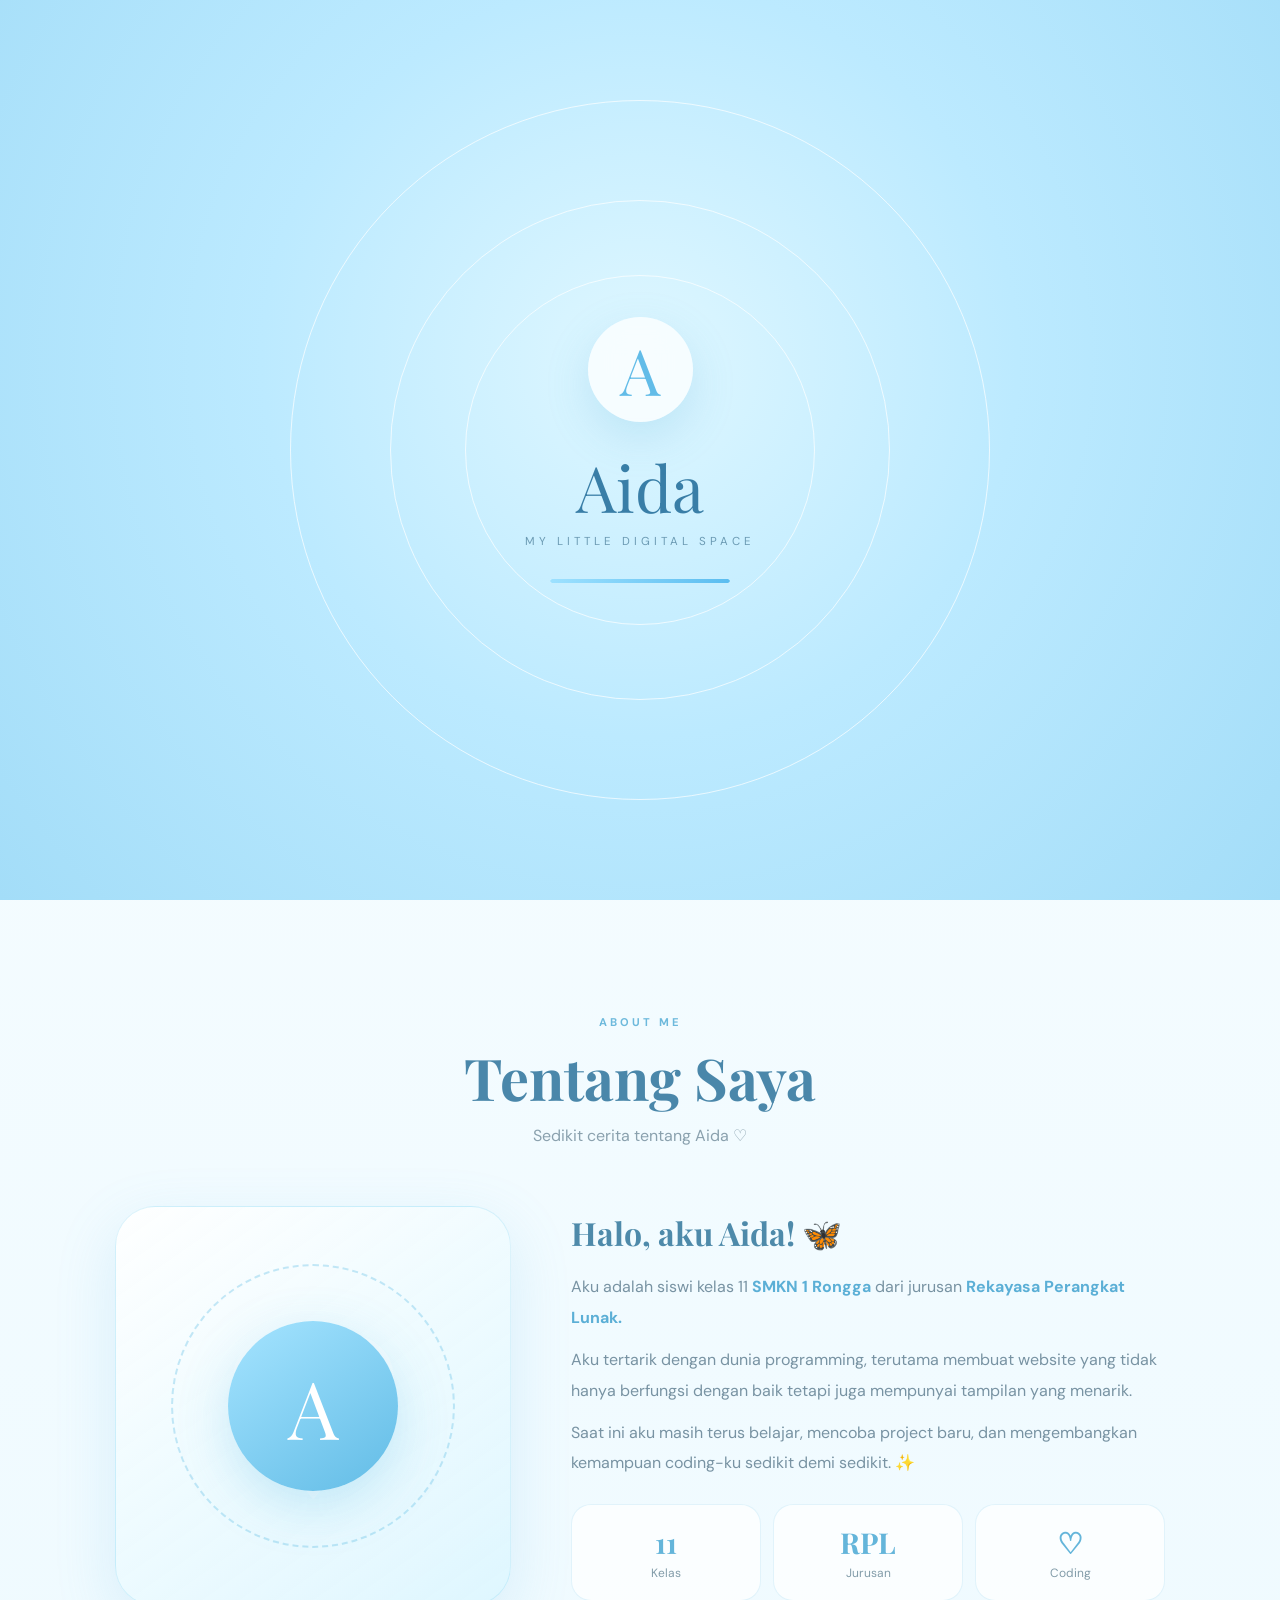
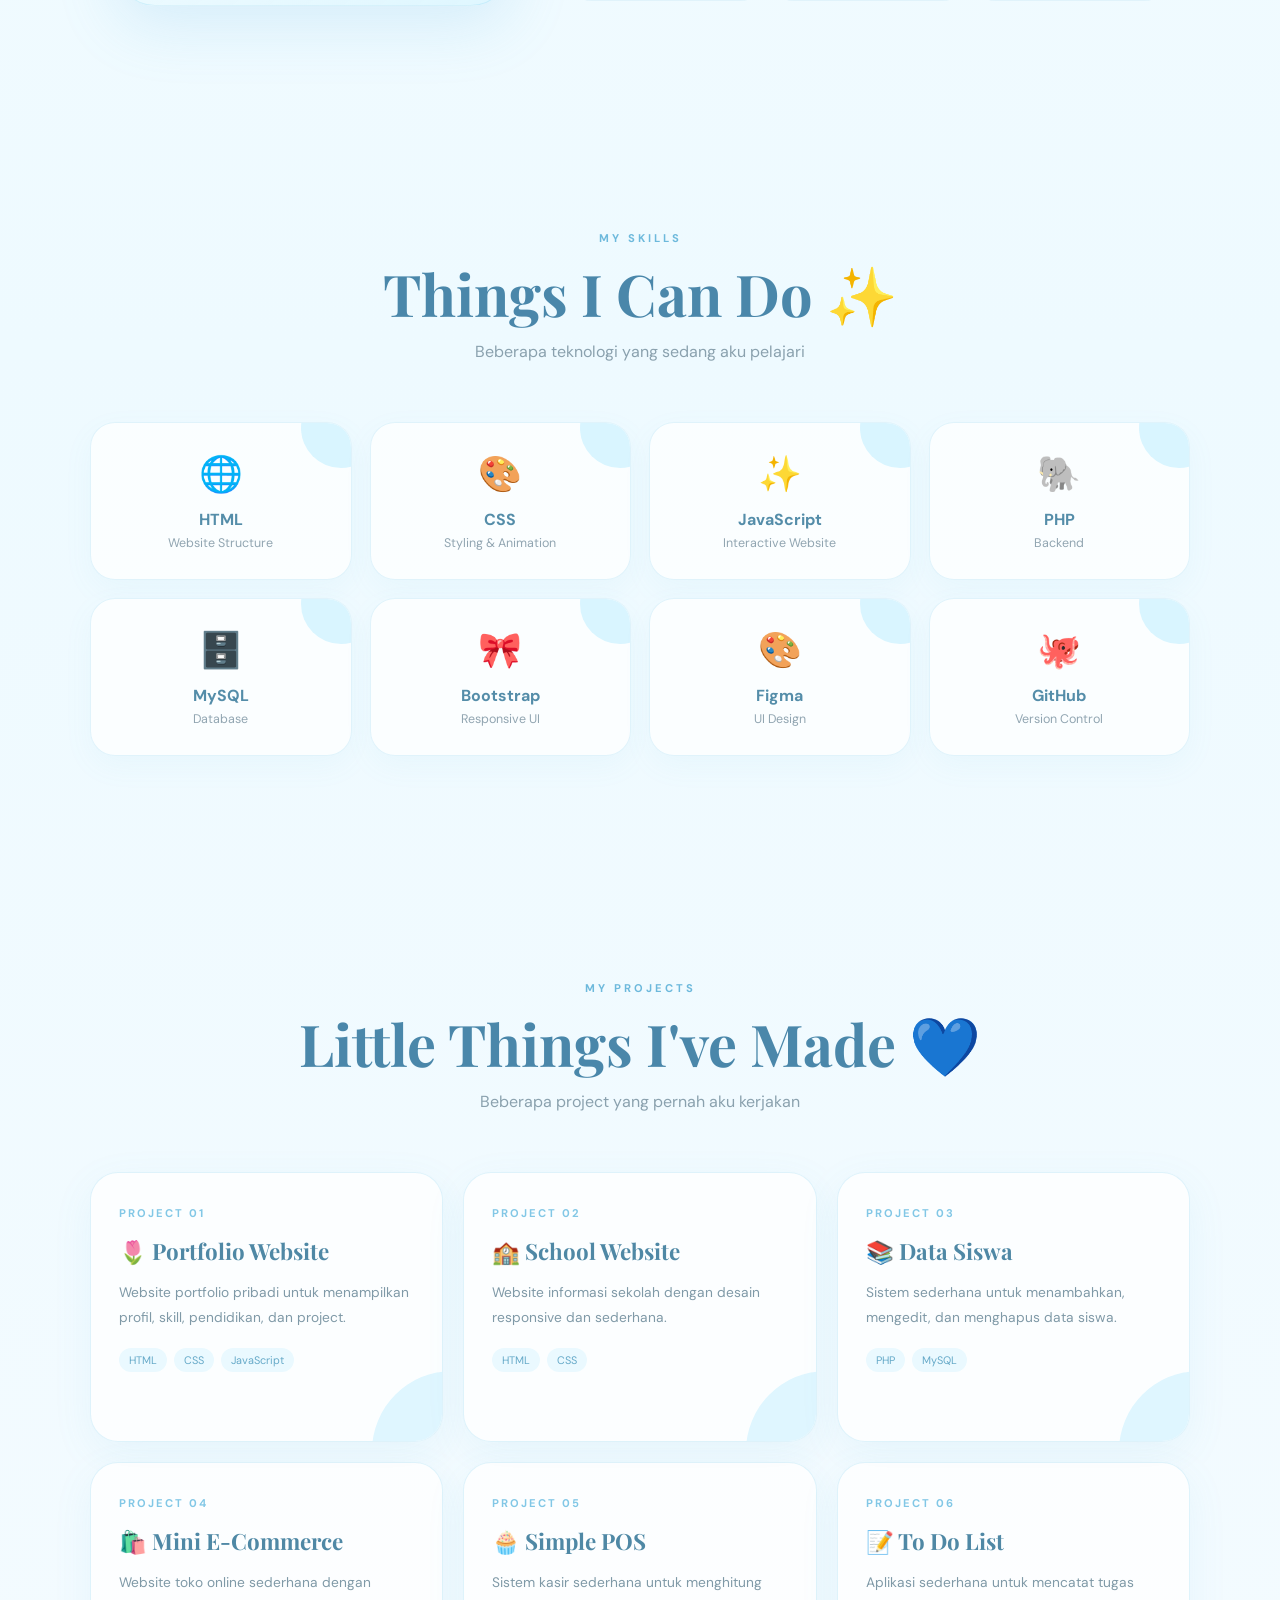
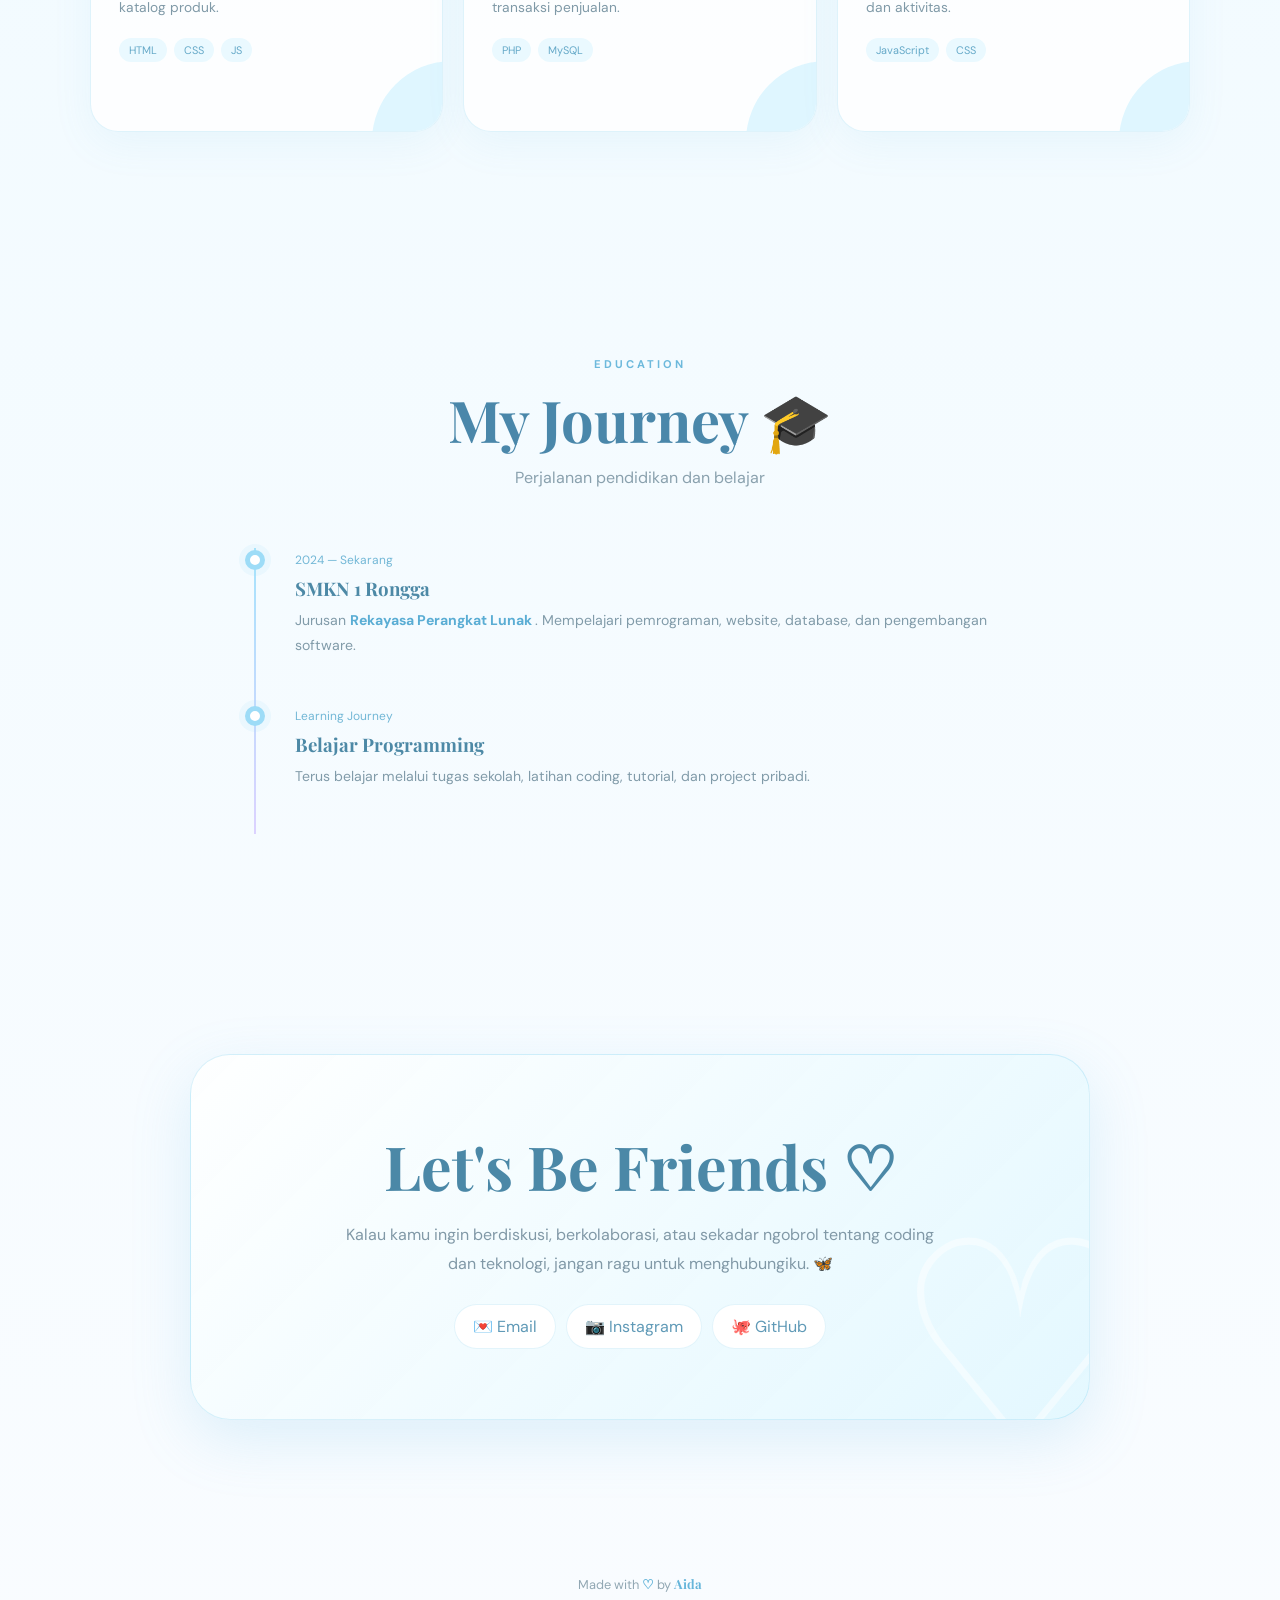
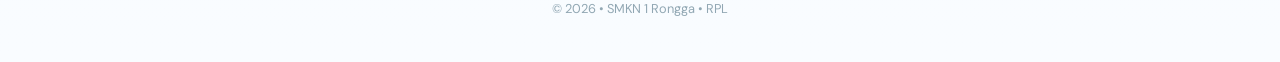
<file: index.html>
<!DOCTYPE html>
<html lang="id">
<head>
<meta charset="UTF-8">
<meta name="viewport" content="width=device-width, initial-scale=1.0">


<title>Aida | My Soft Blue Portfolio</title>


<style>


/* =========================================================
   GOOGLE FONT
========================================================= */


@import url('https://fonts.googleapis.com/css2?family=DM+Sans:wght@400;500;600;700&family=Playfair+Display:wght@500;600;700&display=swap');


/* =========================================================
   ROOT
========================================================= */


:root {
    --baby-blue: #b9e9ff;
    --sky-blue: #83d5ff;
    --blue: #5bbdf0;
    --dark-blue: #438fc0;


    --white: #ffffff;
    --soft-white: #f8fcff;


    --text: #31566d;
    --muted: #7894a5;


    --pink: #ffd9ec;
    --lavender: #e6ddff;


    --shadow:
        0 20px 60px rgba(102, 184, 225, .18);
}


/* =========================================================
   RESET
========================================================= */


* {
    margin: 0;
    padding: 0;
    box-sizing: border-box;
    scroll-behavior: smooth;
}


html {
    scroll-behavior: smooth;
}


body {
    font-family: "DM Sans", sans-serif;


    background:
        linear-gradient(
            180deg,
            #f8fdff 0%,
            #eefaff 40%,
            #f9fcff 100%
        );


    color: var(--text);


    overflow-x: hidden;
}


a {
    text-decoration: none;
    color: inherit;
}


button {
    font-family: inherit;
}


/* =========================================================
   CUSTOM SCROLLBAR
========================================================= */


::-webkit-scrollbar {
    width: 8px;
}


::-webkit-scrollbar-track {
    background: #edfaff;
}


::-webkit-scrollbar-thumb {
    background:
        linear-gradient(
            #a9e5ff,
            #69c7ef
        );


    border-radius: 20px;
}


/* =========================================================
   OPENING SCREEN
========================================================= */


#opening {


    position: fixed;


    inset: 0;


    z-index: 99999;


    background:
        radial-gradient(
            circle at 50% 40%,
            #dff7ff,
            #bceaff 45%,
            #a3ddf8 100%
        );


    display: flex;


    justify-content: center;


    align-items: center;


    overflow: hidden;


    transition:
        opacity 1.2s ease,
        visibility 1.2s ease;
}


#opening.hide {


    opacity: 0;


    visibility: hidden;


    pointer-events: none;
}


/* opening circles */


.open-circle {


    position: absolute;


    width: 500px;
    height: 500px;


    border-radius: 50%;


    border:
        1px solid
        rgba(255,255,255,.7);


    animation:
        circleFloat 6s ease-in-out infinite;
}


.open-circle:nth-child(2) {


    width: 350px;
    height: 350px;


    animation-delay: -.8s;
}


.open-circle:nth-child(3) {


    width: 700px;
    height: 700px;


    animation-delay: -1.5s;
}


@keyframes circleFloat {


    0%,100% {
        transform:
            scale(1)
            rotate(0deg);
    }


    50% {
        transform:
            scale(1.08)
            rotate(10deg);
    }
}


/* opening content */


.open-content {


    position: relative;


    z-index: 5;


    text-align: center;


    animation:
        openAppear 1.4s ease;
}


@keyframes openAppear {


    from {
        opacity: 0;
        transform:
            translateY(35px)
            scale(.92);
    }


    to {
        opacity: 1;
        transform:
            translateY(0)
            scale(1);
    }
}


.open-logo {


    width: 105px;
    height: 105px;


    margin: auto;


    border-radius: 50%;


    display: flex;


    align-items: center;
    justify-content: center;


    background:
        rgba(255,255,255,.75);


    backdrop-filter: blur(15px);


    color: #62bce8;


    font-family:
        "Playfair Display",
        serif;


    font-size: 4rem;


    box-shadow:
        0 15px 45px
        rgba(70,165,210,.2);


    animation:
        logoFloat 3s ease-in-out infinite;
}


@keyframes logoFloat {


    0%,100% {
        transform: translateY(0);
    }


    50% {
        transform: translateY(-10px);
    }
}


.open-title {


    margin-top: 22px;


    font-family:
        "Playfair Display",
        serif;


    font-size:
        clamp(2.3rem, 7vw, 4rem);


    color:
        #397ea7;
}


.open-subtitle {


    margin-top: 5px;


    color:
        #6b9ab3;


    letter-spacing: 4px;


    font-size: .72rem;
}


.open-loading {


    width: 180px;


    height: 4px;


    margin: 30px auto 0;


    background:
        rgba(255,255,255,.55);


    border-radius: 20px;


    overflow: hidden;
}


.open-bar {


    width: 0%;


    height: 100%;


    background:
        linear-gradient(
            90deg,
            #9de1ff,
            #5bbdf0
        );


    border-radius: 20px;


    animation:
        loading 2.5s
        ease forwards;
}


@keyframes loading {


    from {
        width: 0%;
    }


    to {
        width: 100%;
    }
}


/* =========================================================
   FLOATING BACKGROUND
========================================================= */


.background {


    position: fixed;


    inset: 0;


    pointer-events: none;


    overflow: hidden;


    z-index: -2;
}


/* soft blobs */


.blob {


    position: absolute;


    border-radius: 50%;


    filter: blur(10px);


    opacity: .35;


    animation:
        blobMove 12s ease-in-out infinite;
}


.blob.one {


    width: 400px;
    height: 400px;


    background: #c7f1ff;


    left: -150px;
    top: 100px;
}


.blob.two {


    width: 350px;
    height: 350px;


    background: #e1d8ff;


    right: -120px;
    top: 600px;


    animation-delay: -4s;
}


.blob.three {


    width: 300px;
    height: 300px;


    background: #ffdff0;


    left: 35%;
    bottom: -100px;


    animation-delay: -7s;
}


@keyframes blobMove {


    0%,100% {
        transform:
            translate(0,0)
            scale(1);
    }


    50% {
        transform:
            translate(40px,-30px)
            scale(1.15);
    }
}


/* =========================================================
   SPARKLES
========================================================= */


.sparkle {


    position: fixed;


    color: white;


    font-size: 15px;


    pointer-events: none;


    z-index: -1;


    animation:
        sparkleFloat
        linear infinite;
}


@keyframes sparkleFloat {


    0% {
        transform:
            translateY(110vh)
            rotate(0deg)
            scale(.5);


        opacity: 0;
    }


    15% {
        opacity: 1;
    }


    80% {
        opacity: .7;
    }


    100% {
        transform:
            translateY(-10vh)
            rotate(180deg)
            scale(1.2);


        opacity: 0;
    }
}


/* =========================================================
   BUTTERFLY
========================================================= */


.butterfly {


    position: fixed;


    z-index: -1;


    font-size: 24px;


    opacity: .5;


    animation:
        butterflyMove
        14s ease-in-out infinite;
}


.butterfly.one {
    left: 8%;
    top: 30%;
}


.butterfly.two {
    right: 10%;
    top: 60%;
    animation-delay: -6s;
}


@keyframes butterflyMove {


    0%,100% {
        transform:
            translate(0,0)
            rotate(-5deg);
    }


    25% {
        transform:
            translate(40px,-60px)
            rotate(8deg);
    }


    50% {
        transform:
            translate(0,-100px)
            rotate(-8deg);
    }


    75% {
        transform:
            translate(-50px,-50px)
            rotate(6deg);
    }
}


/* =========================================================
   NAVBAR
========================================================= */


nav {


    position: fixed;


    top: 20px;


    left: 50%;


    transform:
        translateX(-50%)
        translateY(-100px);


    width:
        min(1100px, 92%);


    padding:
        13px 18px;


    border-radius: 50px;


    background:
        rgba(255,255,255,.72);


    backdrop-filter:
        blur(18px);


    border:
        1px solid
        rgba(126,205,239,.25);


    box-shadow:
        0 10px 40px
        rgba(83,169,210,.12);


    display:
        flex;


    justify-content:
        space-between;


    align-items:
        center;


    z-index: 1000;


    transition: 1s ease;
}


body.loaded nav {


    transform:
        translateX(-50%)
        translateY(0);
}


.logo {


    display: flex;


    align-items: center;


    gap: 8px;


    font-family:
        "Playfair Display",
        serif;


    font-size: 1.4rem;


    color:
        #4b91b8;
}


.logo-heart {


    color:
        #83cfee;


    animation:
        heartBeat 2s infinite;
}


@keyframes heartBeat {


    0%,100% {
        transform: scale(1);
    }


    50% {
        transform: scale(1.2);
    }
}


.nav-links {


    list-style: none;


    display: flex;


    gap: 25px;
}


.nav-links a {


    font-size: .85rem;


    color:
        #65889c;


    transition: .3s;
}


.nav-links a:hover {


    color:
        #4da9d8;


    transform:
        translateY(-2px);
}


.menu {


    display: none;


    border: none;


    background: transparent;


    color: #559abd;


    font-size: 1.5rem;
}


/* =========================================================
   HERO
========================================================= */


.hero {


    min-height: 100vh;


    padding:
        150px 7% 100px;


    display:
        flex;


    align-items:
        center;


    justify-content:
        center;


    text-align:
        center;


    position: relative;
}


.hero-content {


    max-width: 850px;


    opacity: 0;


    transform:
        translateY(50px);
}


body.loaded .hero-content {


    opacity: 1;


    transform:
        translateY(0);


    transition:
        1.2s ease .5s;
}


.hero-label {


    display:
        inline-flex;


    align-items:
        center;


    gap: 8px;


    padding:
        8px 17px;


    border-radius: 50px;


    background:
        rgba(255,255,255,.72);


    border:
        1px solid
        rgba(120,202,237,.25);


    color:
        #62a8ca;


    font-size: .75rem;


    box-shadow:
        0 8px 30px
        rgba(91,189,230,.1);


    animation:
        labelFloat 3s ease-in-out infinite;
}


@keyframes labelFloat {


    0%,100% {
        transform: translateY(0);
    }


    50% {
        transform: translateY(-5px);
    }
}


.hero h1 {


    margin-top: 25px;


    font-family:
        "Playfair Display",
        serif;


    font-size:
        clamp(4rem, 12vw, 8rem);


    line-height: .9;


    font-weight: 700;


    color:
        #438eb6;


    letter-spacing:
        -4px;


    text-shadow:
        0 10px 35px
        rgba(72,158,202,.18);
}


.hero h1 span {


    color:
        #85cfee;
}


.hero-decoration {


    width: 100px;


    height: 3px;


    margin:
        25px auto;


    border-radius: 20px;


    background:
        linear-gradient(
            90deg,
            transparent,
            #83d5ff,
            #ffd4e9,
            transparent
        );
}


.typing {


    font-size:
        clamp(1.15rem, 3vw, 1.6rem);


    color:
        #6c8999;


    min-height: 35px;
}


.typing span {


    color:
        #55add8;


    font-weight: 700;
}


.hero-text {


    max-width: 620px;


    margin:
        20px auto;


    color:
        #7893a3;


    line-height: 1.9;
}


.hero-buttons {


    margin-top: 30px;


    display:
        flex;


    justify-content:
        center;


    gap: 12px;


    flex-wrap: wrap;
}


.btn {


    padding:
        13px 23px;


    border-radius:
        50px;


    transition:
        .35s;


    font-weight: 600;


    font-size: .9rem;
}


.btn-primary {


    color: white;


    background:
        linear-gradient(
            135deg,
            #7ed5f5,
            #5bb5df
        );


    box-shadow:
        0 12px 30px
        rgba(87,183,225,.2);
}


.btn-secondary {


    background:
        rgba(255,255,255,.75);


    color:
        #6095ae;


    border:
        1px solid
        rgba(112,194,230,.25);
}


.btn:hover {


    transform:
        translateY(-5px);


    box-shadow:
        0 15px 35px
        rgba(76,177,222,.22);
}


/* =========================================================
   SECTION
========================================================= */


section {


    padding:
        110px 7%;


    position: relative;
}


.section-title {


    text-align:
        center;


    margin-bottom:
        60px;
}


.section-title small {


    color:
        #6db9dc;


    letter-spacing:
        3px;


    font-size: .7rem;


    font-weight: 700;
}


.section-title h2 {


    margin-top: 8px;


    font-family:
        "Playfair Display",
        serif;


    font-size:
        clamp(2.2rem, 5vw, 3.6rem);


    color:
        #4a87aa;
}


.section-title p {


    margin-top: 10px;


    color:
        #8aa1ae;
}


/* =========================================================
   ABOUT
========================================================= */


.about {


    max-width:
        1050px;


    margin:
        auto;


    display:
        grid;


    grid-template-columns:
        .8fr 1.2fr;


    gap:
        60px;


    align-items:
        center;
}


/* profile */


.profile {


    height:
        400px;


    border-radius:
        40px;


    background:
        linear-gradient(
            145deg,
            rgba(255,255,255,.9),
            rgba(218,245,255,.8)
        );


    border:
        1px solid
        rgba(120,205,239,.25);


    box-shadow:
        var(--shadow);


    display:
        flex;


    align-items:
        center;


    justify-content:
        center;


    position:
        relative;


    overflow:
        hidden;
}


.profile::before {


    content:
        "";


    position:
        absolute;


    width:
        280px;


    height:
        280px;


    border-radius:
        50%;


    border:
        2px dashed
        rgba(115,197,232,.4);


    animation:
        rotate 15s linear infinite;
}


@keyframes rotate {


    to {
        transform:
            rotate(360deg);
    }
}


.profile::after {


    content:
        "♡";


    position:
        absolute;


    color:
        rgba(255,255,255,.9);


    font-size:
        14rem;


    font-family:
        "Playfair Display",
        serif;


    opacity:
        .4;
}


.profile-letter {


    width:
        170px;


    height:
        170px;


    border-radius:
        50%;


    display:
        flex;


    align-items:
        center;


    justify-content:
        center;


    font-family:
        "Playfair Display",
        serif;


    font-size:
        5rem;


    color:
        white;


    background:
        linear-gradient(
            145deg,
            #a5e4ff,
            #62bce6
        );


    box-shadow:
        0 15px 50px
        rgba(73,174,222,.25);


    position:
        relative;


    z-index:
        2;


    animation:
        profileFloat
        4s ease-in-out infinite;
}


@keyframes profileFloat {


    0%,100% {
        transform: translateY(0);
    }


    50% {
        transform: translateY(-12px);
    }
}


/* about text */


.about-text h3 {


    font-family:
        "Playfair Display",
        serif;


    font-size:
        2rem;


    color:
        #4e8aaa;


    margin-bottom:
        18px;
}


.about-text p {


    color:
        #7893a3;


    line-height:
        1.9;


    margin-bottom:
        12px;
}


.about-text strong {


    color:
        #5bafd6;
}


/* stats */


.stats {


    display:
        grid;


    grid-template-columns:
        repeat(3,1fr);


    gap:
        12px;


    margin-top:
        25px;
}


.stat {


    padding:
        18px 10px;


    border-radius:
        20px;


    background:
        rgba(255,255,255,.7);


    border:
        1px solid
        rgba(122,201,233,.2);


    text-align:
        center;


    transition:
        .3s;
}


.stat:hover {


    transform:
        translateY(-5px);


    background:
        white;


    box-shadow:
        0 15px 35px
        rgba(75,173,219,.12);
}


.stat strong {


    display:
        block;


    font-family:
        "Playfair Display",
        serif;


    font-size:
        1.8rem;


    color:
        #64b5da;
}


.stat span {


    font-size:
        .75rem;


    color:
        #829ca9;
}


/* =========================================================
   SKILLS
========================================================= */


.skills {


    max-width:
        1100px;


    margin:
        auto;


    display:
        grid;


    grid-template-columns:
        repeat(4,1fr);


    gap:
        18px;
}


.skill {


    padding:
        28px 15px;


    text-align:
        center;


    border-radius:
        25px;


    background:
        rgba(255,255,255,.72);


    border:
        1px solid
        rgba(115,201,235,.2);


    box-shadow:
        0 10px 30px
        rgba(95,179,219,.06);


    transition:
        .4s;


    position:
        relative;


    overflow:
        hidden;
}


.skill::before {


    content:
        "";


    position:
        absolute;


    width:
        80px;


    height:
        80px;


    background:
        #d9f5ff;


    border-radius:
        50%;


    top:
        -35px;


    right:
        -30px;
}


.skill:hover {


    transform:
        translateY(-10px)
        rotate(1deg);


    box-shadow:
        0 20px 45px
        rgba(73,176,223,.15);


    border-color:
        rgba(88,188,229,.4);
}


.skill-icon {


    font-size:
        2.2rem;


    margin-bottom:
        12px;


    position:
        relative;


    z-index:
        2;
}


.skill h3 {


    color:
        #548da9;


    font-size:
        1rem;
}


.skill p {


    color:
        #91a5b1;


    font-size:
        .78rem;


    margin-top:
        5px;
}


/* =========================================================
   PROJECTS
========================================================= */


.projects {


    max-width:
        1100px;


    margin:
        auto;


    display:
        grid;


    grid-template-columns:
        repeat(3,1fr);


    gap:
        20px;
}


.project {


    padding:
        28px;


    min-height:
        270px;


    border-radius:
        28px;


    background:
        rgba(255,255,255,.78);


    border:
        1px solid
        rgba(113,200,235,.22);


    box-shadow:
        0 12px 40px
        rgba(89,177,218,.08);


    transition:
        .45s;


    position:
        relative;


    overflow:
        hidden;
}


.project::after {


    content:
        "";


    position:
        absolute;


    width:
        160px;


    height:
        160px;


    border-radius:
        50%;


    background:
        #dff6ff;


    right:
        -90px;


    bottom:
        -90px;


    transition:
        .5s;
}


.project:hover::after {


    transform:
        scale(2);
}


.project:hover {


    transform:
        translateY(-10px);


    box-shadow:
        0 25px 60px
        rgba(75,174,219,.16);


    border-color:
        rgba(80,187,230,.4);
}


.project-number {


    color:
        #82c7e6;


    font-size:
        .7rem;


    letter-spacing:
        2px;


    font-weight:
        700;
}


.project h3 {


    margin:
        14px 0;


    color:
        #4f88a5;


    font-family:
        "Playfair Display",
        serif;


    font-size:
        1.4rem;
}


.project p {


    color:
        #7f99a7;


    line-height:
        1.8;


    font-size:
        .86rem;
}


.tags {


    display:
        flex;


    gap:
        7px;


    flex-wrap:
        wrap;


    margin-top:
        18px;
}


.tag {


    padding:
        5px 10px;


    border-radius:
        30px;


    background:
        #eaf9ff;


    color:
        #65a9c8;


    font-size:
        .68rem;
}


/* =========================================================
   TIMELINE
========================================================= */


.timeline {


    max-width:
        800px;


    margin:
        auto;


    position:
        relative;
}


.timeline::before {


    content:
        "";


    position:
        absolute;


    left:
        14px;


    top:
        0;


    bottom:
        0;


    width:
        2px;


    background:
        linear-gradient(
            #a6e3fc,
            #dcd2ff
        );
}


.timeline-item {


    position:
        relative;


    padding:
        0 0 45px 55px;
}


.timeline-dot {


    position:
        absolute;


    left:
        5px;


    top:
        2px;


    width:
        20px;


    height:
        20px;


    border-radius:
        50%;


    background:
        white;


    border:
        5px solid
        #9ddcf7;


    box-shadow:
        0 0 0 6px
        rgba(157,220,247,.12);
}


.timeline-item span {


    color:
        #72b7d6;


    font-size:
        .75rem;
}


.timeline-item h3 {


    margin:
        7px 0;


    color:
        #4d89a6;


    font-family:
        "Playfair Display",
        serif;
}


.timeline-item p {


    color:
        #819ba9;


    line-height:
        1.8;


    font-size:
        .88rem;
}


/* =========================================================
   CONTACT
========================================================= */


.contact-box {


    max-width:
        900px;


    margin:
        auto;


    padding:
        70px 35px;


    text-align:
        center;


    border-radius:
        40px;


    background:
        linear-gradient(
            135deg,
            rgba(255,255,255,.85),
            rgba(222,246,255,.8)
        );


    border:
        1px solid
        rgba(110,199,236,.25);


    box-shadow:
        var(--shadow);


    position:
        relative;


    overflow:
        hidden;
}


.contact-box::before {


    content:
        "♡";


    position:
        absolute;


    font-size:
        18rem;


    font-family:
        "Playfair Display",
        serif;


    color:
        rgba(255,255,255,.45);


    right:
        -60px;


    bottom:
        -100px;
}


.contact-box h2 {


    font-family:
        "Playfair Display",
        serif;


    font-size:
        clamp(2.2rem,5vw,3.8rem);


    color:
        #4b88a7;
}


.contact-box p {


    max-width:
        600px;


    margin:
        15px auto 25px;


    color:
        #8199a7;


    line-height:
        1.8;
}


.contact-info {


    display:
        flex;


    justify-content:
        center;


    gap:
        10px;


    flex-wrap:
        wrap;
}


.contact-item {


    padding:
        11px 18px;


    border-radius:
        50px;


    background:
        white;


    color:
        #609ab7;


    border:
        1px solid
        rgba(111,199,235,.2);


    transition:
        .3s;
}


.contact-item:hover {


    transform:
        translateY(-4px);


    box-shadow:
        0 12px 25px
        rgba(80,180,225,.15);
}


/* =========================================================
   FOOTER
========================================================= */


footer {


    text-align:
        center;


    padding:
        45px 20px;


    color:
        #91a7b3;


    font-size:
        .8rem;
}


footer strong {


    color:
        #66b5da;


    font-family:
        "Playfair Display",
        serif;
}


/* =========================================================
   SCROLL ANIMATION
========================================================= */


.reveal {


    opacity:
        0;


    transform:
        translateY(50px);


    transition:
        1s ease;
}


.reveal.active {


    opacity:
        1;


    transform:
        translateY(0);
}


/* =========================================================
   MOBILE
========================================================= */


@media(max-width: 900px) {


    .nav-links {


        display:
            none;


        position:
            absolute;


        top:
            65px;


        left:
            0;


        width:
            100%;


        padding:
            25px;


        flex-direction:
            column;


        text-align:
            center;


        background:
            rgba(255,255,255,.96);


        border-radius:
            25px;


        box-shadow:
            0 15px 40px
            rgba(70,170,215,.12);
    }


    .nav-links.show {
        display:
            flex;
    }


    .menu {
        display:
            block;
    }


    .about {
        grid-template-columns:
            1fr;
    }


    .skills {
        grid-template-columns:
            repeat(2,1fr);
    }


    .projects {
        grid-template-columns:
            repeat(2,1fr);
    }
}


@media(max-width:600px) {


    section {
        padding:
            85px 5%;
    }


    .hero h1 {
        letter-spacing:
            -2px;
    }


    .skills,
    .projects {
        grid-template-columns:
            1fr;
    }


    .stats {
        grid-template-columns:
            1fr;
    }


    .profile {
        height:
            320px;
    }


    .contact-box {
        padding:
            50px 20px;
    }


    .butterfly {
        display:
            none;
    }
}


</style>
</head>


<body>


<!-- =====================================================
     OPENING
===================================================== -->


<div id="opening">


    <div class="open-circle"></div>
    <div class="open-circle"></div>
    <div class="open-circle"></div>


    <div class="open-content">


        <div class="open-logo">
            A
        </div>


        <div class="open-title">
            Aida
        </div>


        <div class="open-subtitle">
            MY LITTLE DIGITAL SPACE
        </div>


        <div class="open-loading">
            <div class="open-bar"></div>
        </div>


    </div>


</div>


<!-- =====================================================
     BACKGROUND
===================================================== -->


<div class="background">


    <div class="blob one"></div>
    <div class="blob two"></div>
    <div class="blob three"></div>


</div>


<div class="butterfly one">
    🦋
</div>


<div class="butterfly two">
    🦋
</div>


<!-- =====================================================
     NAVBAR
===================================================== -->


<nav>


    <a href="#home" class="logo">


        Aida
        <span class="logo-heart">♡</span>


    </a>


    <ul class="nav-links" id="navLinks">


        <li>
            <a href="#home">
                Home
            </a>
        </li>


        <li>
            <a href="#about">
                About
            </a>
        </li>


        <li>
            <a href="#skills">
                Skills
            </a>
        </li>


        <li>
            <a href="#projects">
                Projects
            </a>
        </li>


        <li>
            <a href="#education">
                Education
            </a>
        </li>


        <li>
            <a href="#contact">
                Contact
            </a>
        </li>


    </ul>


    <button class="menu" id="menu">
        ☰
    </button>


</nav>


<!-- =====================================================
     HERO
===================================================== -->


<section class="hero" id="home">


    <div class="hero-content">


        <div class="hero-label">


            ✨ Hello, welcome to my portfolio


        </div>


        <h1>


            Hi, I'm
            <span>Aida</span>


        </h1>


        <div class="hero-decoration"></div>


        <div class="typing">


            I'm a
            <span id="typing"></span>


        </div>


        <p class="hero-text">


            Siswi kelas 11 jurusan
            <strong style="color:#58afd5;">
                Rekayasa Perangkat Lunak
            </strong>
            di SMKN 1 Rongga yang suka belajar
            coding, membuat website, dan
            mengeksplorasi dunia teknologi. 💙


        </p>


        <div class="hero-buttons">


            <a
                href="#projects"
                class="btn btn-primary">


                ✨ Lihat Project


            </a>


            <a
                href="#about"
                class="btn btn-secondary">


                ♡ Tentang Saya


            </a>


        </div>


    </div>


</section>


<!-- =====================================================
     ABOUT
===================================================== -->


<section id="about">


    <div class="section-title reveal">


        <small>
            ABOUT ME
        </small>


        <h2>
            Tentang Saya
        </h2>


        <p>
            Sedikit cerita tentang Aida ♡
        </p>


    </div>


    <div class="about">


        <div class="profile reveal">


            <div class="profile-letter">
                A
            </div>


        </div>


        <div class="about-text reveal">


            <h3>
                Halo, aku Aida! 🦋
            </h3>


            <p>


                Aku adalah siswi kelas 11
                <strong>
                    SMKN 1 Rongga
                </strong>
                dari jurusan
                <strong>
                    Rekayasa Perangkat Lunak.
                </strong>


            </p>


            <p>


                Aku tertarik dengan dunia
                programming, terutama membuat
                website yang tidak hanya berfungsi
                dengan baik tetapi juga mempunyai
                tampilan yang menarik.


            </p>


            <p>


                Saat ini aku masih terus belajar,
                mencoba project baru, dan
                mengembangkan kemampuan coding-ku
                sedikit demi sedikit. ✨


            </p>


            <div class="stats">


                <div class="stat">


                    <strong>
                        11
                    </strong>


                    <span>
                        Kelas
                    </span>


                </div>


                <div class="stat">


                    <strong>
                        RPL
                    </strong>


                    <span>
                        Jurusan
                    </span>


                </div>


                <div class="stat">


                    <strong>
                        ♡
                    </strong>


                    <span>
                        Coding
                    </span>


                </div>


            </div>


        </div>


    </div>


</section>


<!-- =====================================================
     SKILLS
===================================================== -->


<section id="skills">


    <div class="section-title reveal">


        <small>
            MY SKILLS
        </small>


        <h2>
            Things I Can Do ✨
        </h2>


        <p>
            Beberapa teknologi yang sedang aku pelajari
        </p>


    </div>


    <div class="skills">


        <div class="skill reveal">


            <div class="skill-icon">
                🌐
            </div>


            <h3>
                HTML
            </h3>


            <p>
                Website Structure
            </p>


        </div>


        <div class="skill reveal">


            <div class="skill-icon">
                🎨
            </div>


            <h3>
                CSS
            </h3>


            <p>
                Styling & Animation
            </p>


        </div>


        <div class="skill reveal">


            <div class="skill-icon">
                ✨
            </div>


            <h3>
                JavaScript
            </h3>


            <p>
                Interactive Website
            </p>


        </div>


        <div class="skill reveal">


            <div class="skill-icon">
                🐘
            </div>


            <h3>
                PHP
            </h3>


            <p>
                Backend
            </p>


        </div>


        <div class="skill reveal">


            <div class="skill-icon">
                🗄️
            </div>


            <h3>
                MySQL
            </h3>


            <p>
                Database
            </p>


        </div>


        <div class="skill reveal">


            <div class="skill-icon">
                🎀
            </div>


            <h3>
                Bootstrap
            </h3>


            <p>
                Responsive UI
            </p>


        </div>


        <div class="skill reveal">


            <div class="skill-icon">
                🎨
            </div>


            <h3>
                Figma
            </h3>


            <p>
                UI Design
            </p>


        </div>


        <div class="skill reveal">


            <div class="skill-icon">
                🐙
            </div>


            <h3>
                GitHub
            </h3>


            <p>
                Version Control
            </p>


        </div>


    </div>


</section>


<!-- =====================================================
     PROJECTS
===================================================== -->


<section id="projects">


    <div class="section-title reveal">


        <small>
            MY PROJECTS
        </small>


        <h2>
            Little Things I've Made 💙
        </h2>


        <p>
            Beberapa project yang pernah aku kerjakan
        </p>


    </div>


    <div class="projects">


        <div class="project reveal">


            <span class="project-number">
                PROJECT 01
            </span>


            <h3>
                🌷 Portfolio Website
            </h3>


            <p>


                Website portfolio pribadi
                untuk menampilkan profil,
                skill, pendidikan, dan project.


            </p>


            <div class="tags">


                <span class="tag">
                    HTML
                </span>


                <span class="tag">
                    CSS
                </span>


                <span class="tag">
                    JavaScript
                </span>


            </div>


        </div>


        <div class="project reveal">


            <span class="project-number">
                PROJECT 02
            </span>


            <h3>
                🏫 School Website
            </h3>


            <p>


                Website informasi sekolah
                dengan desain responsive
                dan sederhana.


            </p>


            <div class="tags">


                <span class="tag">
                    HTML
                </span>


                <span class="tag">
                    CSS
                </span>


            </div>


        </div>


        <div class="project reveal">


            <span class="project-number">
                PROJECT 03
            </span>


            <h3>
                📚 Data Siswa
            </h3>


            <p>


                Sistem sederhana untuk
                menambahkan, mengedit,
                dan menghapus data siswa.


            </p>


            <div class="tags">


                <span class="tag">
                    PHP
                </span>


                <span class="tag">
                    MySQL
                </span>


            </div>


        </div>


        <div class="project reveal">


            <span class="project-number">
                PROJECT 04
            </span>


            <h3>
                🛍️ Mini E-Commerce
            </h3>


            <p>


                Website toko online sederhana
                dengan katalog produk.


            </p>


            <div class="tags">


                <span class="tag">
                    HTML
                </span>


                <span class="tag">
                    CSS
                </span>


                <span class="tag">
                    JS
                </span>


            </div>


        </div>


        <div class="project reveal">


            <span class="project-number">
                PROJECT 05
            </span>


            <h3>
                🧁 Simple POS
            </h3>


            <p>


                Sistem kasir sederhana
                untuk menghitung transaksi
                penjualan.


            </p>


            <div class="tags">


                <span class="tag">
                    PHP
                </span>


                <span class="tag">
                    MySQL
                </span>


            </div>


        </div>


        <div class="project reveal">


            <span class="project-number">
                PROJECT 06
            </span>


            <h3>
                📝 To Do List
            </h3>


            <p>


                Aplikasi sederhana untuk
                mencatat tugas dan aktivitas.


            </p>


            <div class="tags">


                <span class="tag">
                    JavaScript
                </span>


                <span class="tag">
                    CSS
                </span>


            </div>


        </div>


    </div>


</section>


<!-- =====================================================
     EDUCATION
===================================================== -->


<section id="education">


    <div class="section-title reveal">


        <small>
            EDUCATION
        </small>


        <h2>
            My Journey 🎓
        </h2>


        <p>
            Perjalanan pendidikan dan belajar
        </p>


    </div>


    <div class="timeline">


        <div class="timeline-item reveal">


            <div class="timeline-dot"></div>


            <span>
                2024 — Sekarang
            </span>


            <h3>
                SMKN 1 Rongga
            </h3>


            <p>


                Jurusan
                <strong style="color:#5aadd4;">
                    Rekayasa Perangkat Lunak
                </strong>.
                Mempelajari pemrograman,
                website, database, dan
                pengembangan software.


            </p>


        </div>


        <div class="timeline-item reveal">


            <div class="timeline-dot"></div>


            <span>
                Learning Journey
            </span>


            <h3>
                Belajar Programming
            </h3>


            <p>


                Terus belajar melalui tugas
                sekolah, latihan coding,
                tutorial, dan project pribadi.


            </p>


        </div>


    </div>


</section>


<!-- =====================================================
     CONTACT
===================================================== -->


<section id="contact">


    <div class="contact-box reveal">


        <h2>
            Let's Be Friends ♡
        </h2>


        <p>


            Kalau kamu ingin berdiskusi,
            berkolaborasi, atau sekadar
            ngobrol tentang coding dan
            teknologi, jangan ragu untuk
            menghubungiku. 🦋


        </p>


        <div class="contact-info">


            <a
                href="mailto:emailkamu@gmail.com"
                class="contact-item">


                💌 Email


            </a>


            <a
                href="#"
                class="contact-item">


                📷 Instagram


            </a>


            <a
                href="#"
                class="contact-item">


                🐙 GitHub


            </a>


        </div>


    </div>


</section>


<!-- =====================================================
     FOOTER
===================================================== -->


<footer>


    <p>


        Made with
        <strong>♡</strong>
        by
        <strong>Aida</strong>


    </p>


    <p style="margin-top:7px;">


        © 2026 • SMKN 1 Rongga • RPL


    </p>


</footer>


<script>


/* =========================================================
   OPENING
========================================================= */


window.addEventListener("load", () => {


    setTimeout(() => {


        document
            .getElementById("opening")
            .classList
            .add("hide");


        document
            .body
            .classList
            .add("loaded");


    }, 2800);


});


/* =========================================================
   TYPING
========================================================= */


const typing =
    document.getElementById("typing");


const words = [
    "RPL Student 💻",
    "Web Developer 🌷",
    "Programming Enthusiast ✨",
    "Tech Girl 🦋",
    "Future Developer 💙"
];


let wordIndex = 0;
let charIndex = 0;
let deleting = false;


function typeEffect() {


    const word =
        words[wordIndex];


    if (!deleting) {


        typing.textContent =
            word.substring(
                0,
                charIndex + 1
            );


        charIndex++;


        if (
            charIndex ===
            word.length
        ) {


            deleting = true;


            setTimeout(
                typeEffect,
                1400
            );


            return;
        }


    } else {


        typing.textContent =
            word.substring(
                0,
                charIndex - 1
            );


        charIndex--;


        if (charIndex === 0) {


            deleting = false;


            wordIndex++;


            if (
                wordIndex >=
                words.length
            ) {
                wordIndex = 0;
            }
        }
    }


    setTimeout(
        typeEffect,
        deleting ? 45 : 80
    );
}


typeEffect();


/* =========================================================
   MOBILE MENU
========================================================= */


const menu =
    document.getElementById("menu");


const navLinks =
    document.getElementById("navLinks");


menu.addEventListener(
    "click",
    () => {


        navLinks.classList.toggle(
            "show"
        );


    }
);


document
    .querySelectorAll(".nav-links a")
    .forEach(link => {


        link.addEventListener(
            "click",
            () => {


                navLinks.classList.remove(
                    "show"
                );


            }
        );


    });


/* =========================================================
   SCROLL REVEAL
========================================================= */


const reveals =
    document.querySelectorAll(
        ".reveal"
    );


const observer =
    new IntersectionObserver(
        entries => {


            entries.forEach(
                entry => {


                    if (
                        entry.isIntersecting
                    ) {


                        entry.target
                            .classList
                            .add("active");


                    }


                }
            );


        },
        {
            threshold: .12
        }
    );


reveals.forEach(
    element => {


        observer.observe(
            element
        );


    }
);


/* =========================================================
   SPARKLES
========================================================= */


const symbols = [
    "✦",
    "✧",
    "♡",
    "⋆",
    "✿"
];


for (
    let i = 0;
    i < 35;
    i++
) {


    const sparkle =
        document.createElement(
            "div"
        );


    sparkle.className =
        "sparkle";


    sparkle.textContent =
        symbols[
            Math.floor(
                Math.random() *
                symbols.length
            )
        ];


    sparkle.style.left =
        Math.random() * 100 +
        "%";


    sparkle.style.animationDuration =
        (7 + Math.random() * 10) +
        "s";


    sparkle.style.animationDelay =
        Math.random() * 10 +
        "s";


    sparkle.style.fontSize =
        (8 + Math.random() * 12) +
        "px";


    document.body.appendChild(
        sparkle
    );
}


/* =========================================================
   PROJECT CARD TILT
========================================================= */


document
    .querySelectorAll(".project")
    .forEach(card => {


        card.addEventListener(
            "mousemove",
            e => {


                const rect =
                    card.getBoundingClientRect();


                const x =
                    e.clientX -
                    rect.left;


                const y =
                    e.clientY -
                    rect.top;


                const rotateX =
                    ((y - rect.height / 2) /
                    rect.height) * -3;


                const rotateY =
                    ((x - rect.width / 2) /
                    rect.width) * 3;


                card.style.transform =
                    `
                    perspective(700px)
                    rotateX(${rotateX}deg)
                    rotateY(${rotateY}deg)
                    translateY(-8px)
                    `;


            }
        );


        card.addEventListener(
            "mouseleave",
            () => {


                card.style.transform =
                    "";


            }
        );


    });


</script>


</body>
</html>
</file>
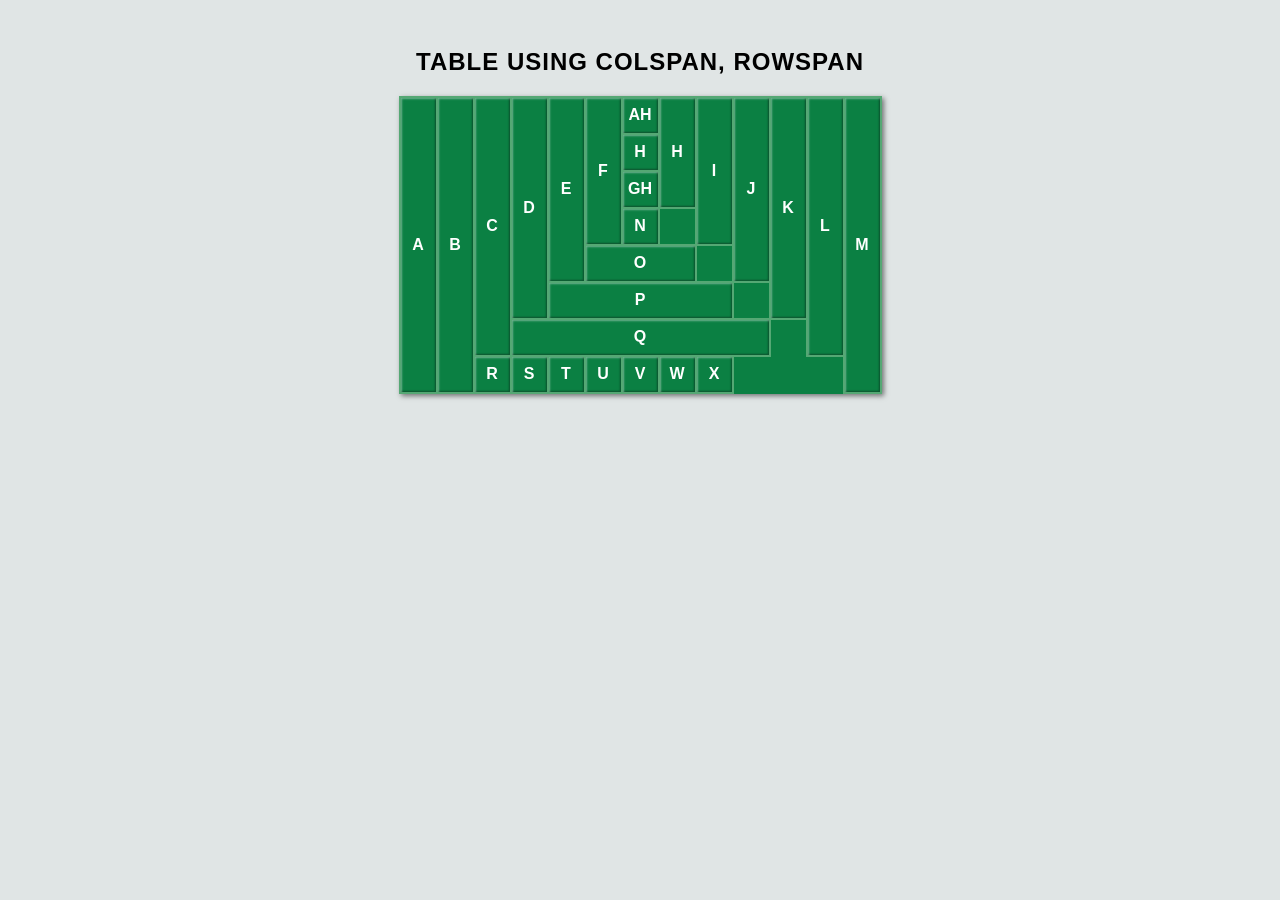
<file: layanan.html>
<!DOCTYPE html>
<html lang="id">
<head>
  <meta charset="UTF-8">
  <title>TABLE USING COLSPAN, ROWSPAN</title>
  <style>
    body {
      font-family: Arial, sans-serif;
      background-color: #e0e5e5;
      text-align: center;
      padding: 20px;
    }
    h2 {
      margin-bottom: 20px;
      letter-spacing: 1px;
    }
    table {
      margin: 0 auto;
      border-collapse: collapse;
      background-color: #0b8043;
      color: white;
      font-weight: bold;
      box-shadow: 2px 2px 5px rgba(0,0,0,0.5);
    }
    td {
      border: 2px solid #55a874;
      text-align: center;
      vertical-align: middle;
      padding: 5px;
      min-width: 25px;
      height: 25px;
      box-shadow: inset 1px 1px 2px rgba(255,255,255,0.4), inset -1px -1px 2px rgba(0,0,0,0.4);
    }
  </style>
</head>
<body>

  <h2>TABLE USING COLSPAN, ROWSPAN</h2>

  <table>
    <!-- Baris 1 -->
    <tr>
      <td rowspan="9">A</td>
      <td rowspan="8">B</td>
      <td rowspan="7">C</td>
      <td rowspan="6">D</td>
      <td rowspan="5">E</td>
      <td rowspan="4">F</td>
      <td>AH</td>
      <td rowspan="3">H</td>
      <td rowspan="4">I</td>
      <td rowspan="5">J</td>
      <td rowspan="6">K</td>
      <td rowspan="7">L</td>
      <td rowspan="8">M</td>
    </tr>
    <!-- Baris 2 -->
    <tr>
      <td>H</td>
    </tr>
    <!-- Baris 3 -->
    <tr>
      <td>GH</td>
    </tr>
    <!-- Baris 4 -->
    <tr>
      <td>N</td>
    </tr>
    <!-- Baris 5 -->
    <tr>
      <td colspan="3">O</td>
    </tr>
    <!-- Baris 6 -->
    <tr>
      <td colspan="5">P</td>
    </tr>
    <!-- Baris 7 -->
    <tr>
      <td colspan="7">Q</td>
    </tr>
    <!-- Baris 8 -->
    <tr>
      <td rowspan="2">R</td>
      <td>S</td>
      <td>T</td>
      <td>U</td>
      <td>V</td>
      <td>W</td>
      <td rowspan="2">X</td>
    </tr>
</file>
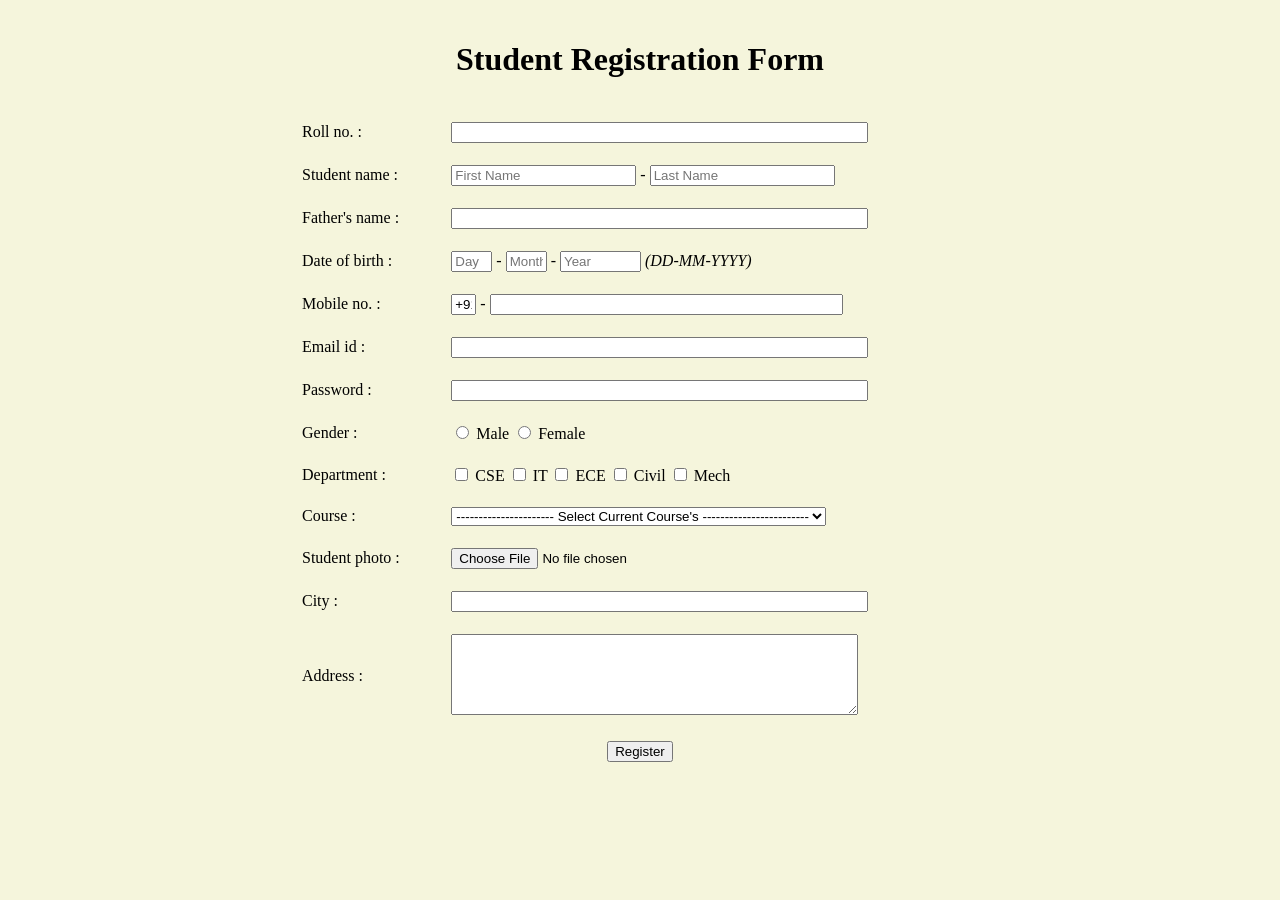
<file: tentang.html>
<!DOCTYPE html>
<html>
 <head>
  <title>Student Registration Form</title>    
 </head>

 <body bgcolor="beige">
 
 <form>
  <table align="center" width="700" cellpadding="10">
  
  <tr>
   <td colspan="2" align="center">
     <h1>Student Registration Form</h1>
   </td>
  </tr>

  <tr>
    <td>Roll no. :</td>
    <td><input type="text" size="50"/></td>
  </tr>

  <tr>
    <td>Student name :</td>
    <td>
      <input type="text" size="21" Placeholder="First Name"/>
      -
      <input type="text" size="21" Placeholder="Last Name"/>
    </td>
  </tr>
  
  <tr>
    <td>Father's name :</td>
    <td><input type="text" size="50"/></td>
  </tr>
  
  <tr>
    <td>Date of birth :</td>
    <td>
      <input type="text" size="3" Placeholder="Day" /> - 
      <input type="text" size="3" Placeholder="Month" /> -
      <input type="text" size="8" Placeholder="Year" /> 
      <i>(DD-MM-YYYY)</i>
    </td>
  </tr>
  
  <tr>
    <td>Mobile no. :</td>
    <td>
      <input type="text" size="1" value="+91" /> -
      <input type="text" size="42" /></td>
  </tr>
  <tr>
    <td>Email id :</td>
    <td><input type="text" size="50"/></td>
  </tr>
  
  <tr>
    <td>Password :</td>
    <td><input type="password" size="50"/></td>
  </tr>
  
  <tr>
    <td>Gender :</td>
    <td>
      <input type="radio" name="g" /> Male
      <input type="radio" name="g" /> Female
    </td>
  </tr>
  
  <tr>
    <td>Department :</td>
    <td>
      <input type="checkbox" /> CSE
      <input type="checkbox" /> IT
      <input type="checkbox" /> ECE
      <input type="checkbox" /> Civil
      <input type="checkbox" /> Mech
      </td>
  </tr>
  
  <tr>
    <td>Course :</td>
    <td><select>
        <option> ---------------------- Select Current Course's ------------------------ </option>
        <option>Python</option>
        <option>Node</option>
        <option>Java</option>
        <option>React</option>
        <option>PHP</option>
      </select>
    </td>
  </tr>
  
   <tr>
    <td>Student photo :</td>
    <td><input type="file" /></td>
  </tr>
  
  <tr>
    <td>City :</td>
    <td><input type="text"  size="50"/></td>
  </tr>
  
  <tr>
    <td>Address :</td>
    <td><textarea cols="48" rows="5"></textarea></td>
  </tr>
  
  
  <tr>
    <td colspan="2" align="center">
    	<input type="submit" value="Register" />
     </td>
  </tr>
  
  </table>
 </form>
 
</body>
</html>
</file>
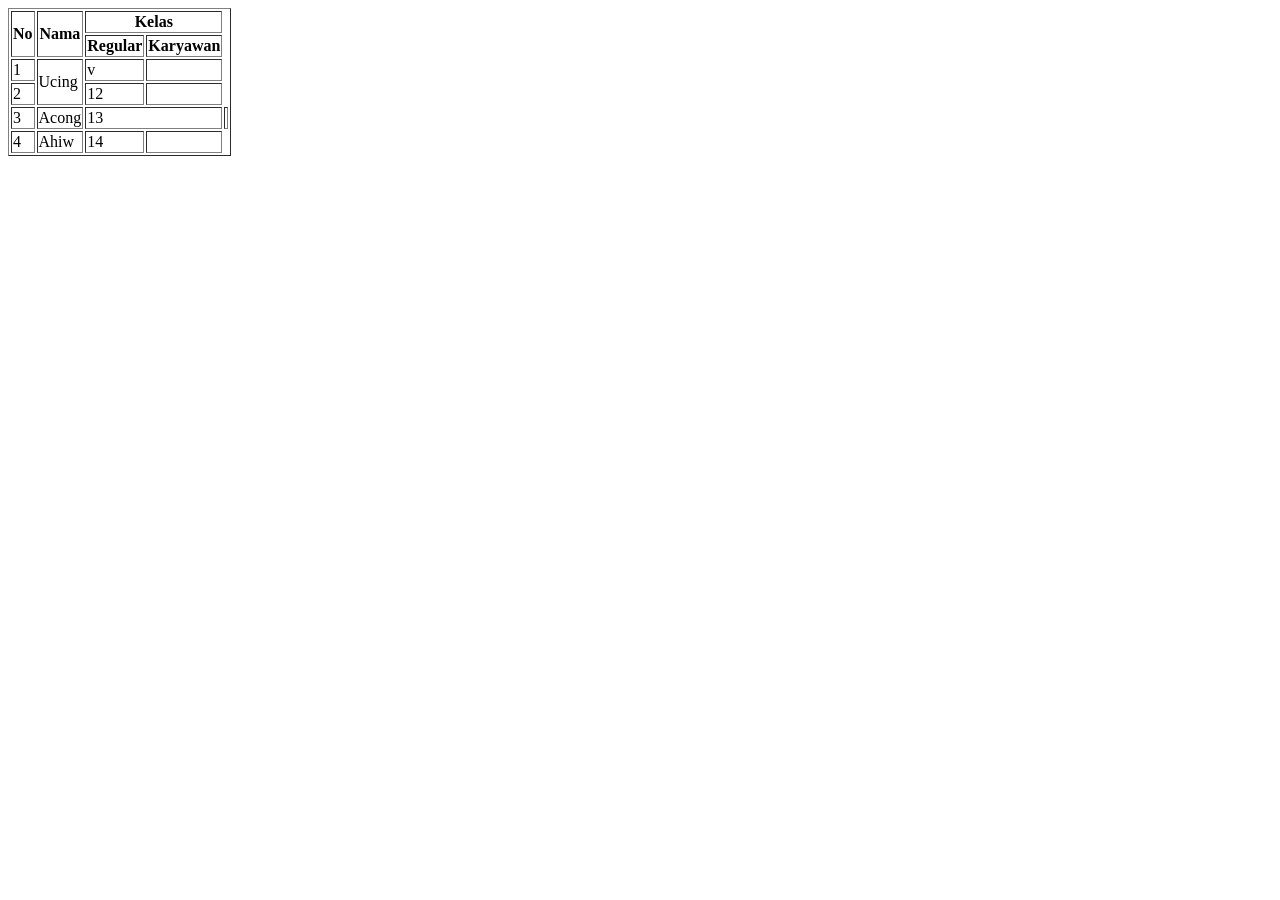
<file: css/table.html>
<!DOCTYPE html>
<html lang="en">

<head>
    <meta charset="UTF-8">
    <meta name="viewport" content="width=device-width, initial-scale=1.0">
    <title>Document</title>
</head>

<body>
    <table border="1">
        <thead>
            <tr>
                <th rowspan="2">No</th>
                <th rowspan="2">Nama</th>
                <th colspan="2">Kelas</th>
            </tr>
            <tr>
                <th>Regular</th>
                <th>Karyawan</th>
            </tr>
        </thead>
        <tbody>
            <tr>
                <td>1</td>
                <td rowspan="2">Ucing</td>
                <td>v</td>
                <td></td>
            </tr>
            <tr>
                <td>2</td>
                <td>12</td>
                <td></td>
            </tr>
            <tr>
                <td>3</td>
                <td>Acong</td>
                <td colspan="2">13</td>
                <td></td>
            </tr>
            <tr>
                <td>4</td>
                <td>Ahiw</td>
                <td>14</td>
                <td></td>
            </tr>
        </tbody>
    </table>
</body>

</html>
</file>
